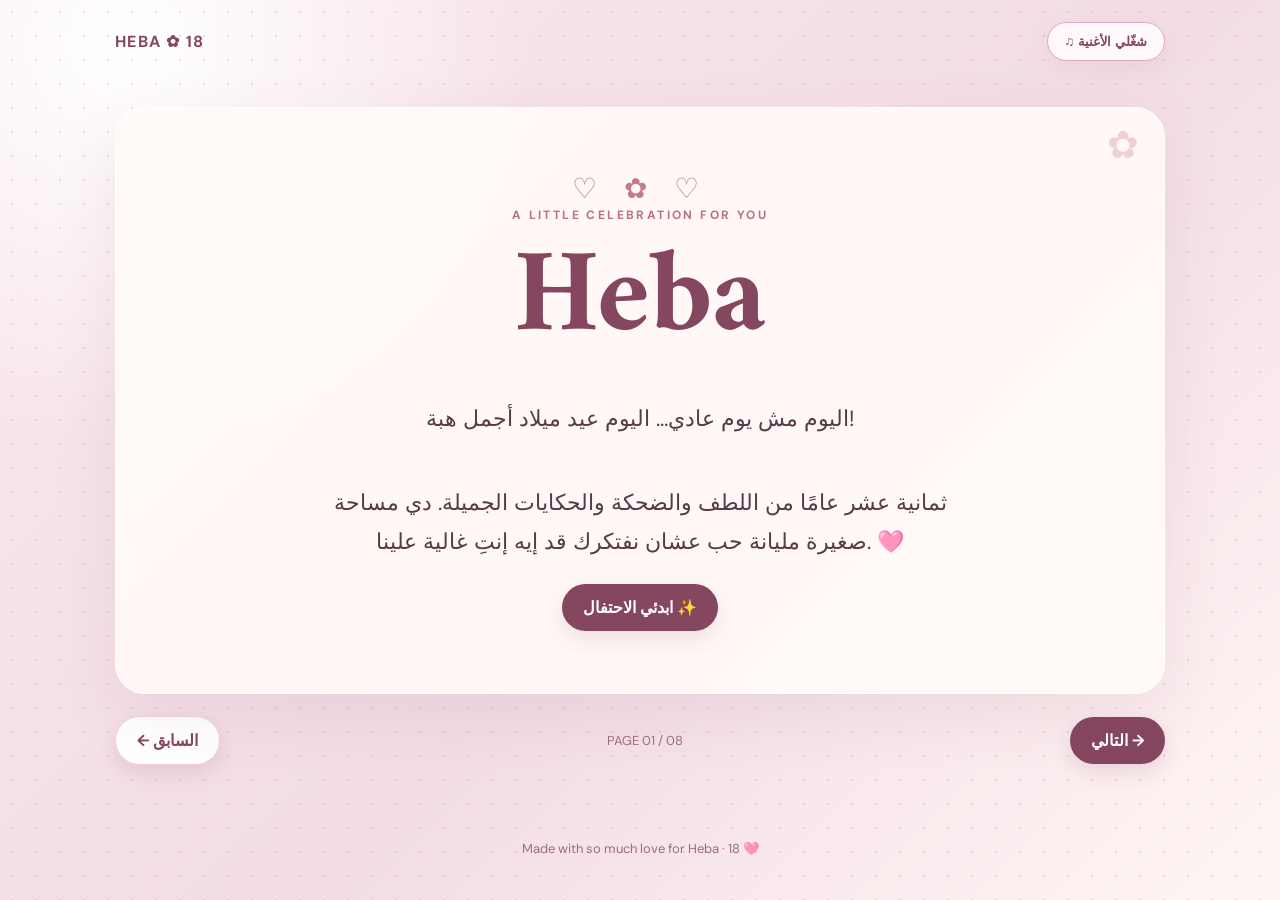
<file: index.html>
<!doctype html><html lang="ar"><head><meta charset="utf-8"><meta name="viewport" content="width=device-width, initial-scale=1"><title>Heba — 18th Birthday</title><link rel="stylesheet" href="style.css"></head><body><div class="wrap"><header class="top"><div class="brand">HEBA ✿ 18</div><button class="music" id="musicToggle" type="button">♫ شغّلي الأغنية</button></header><main><section class="panel hero"><div class="heart">♡ ✿ ♡</div><div class="eyebrow">A little celebration for you</div><h1>Heba</h1><p>اليوم مش يوم عادي… اليوم عيد ميلاد أجمل هبة!</p><p>ثمانية عشر عامًا من اللطف والضحكة والحكايات الجميلة. دي مساحة صغيرة مليانة حب عشان نفتكرك قد إيه إنتِ غالية علينا. 🩷</p><a class="btn" href="page2.html">ابدئي الاحتفال ✨</a></section><nav class="nav"><a class="btn secondary" href="index.html">← السابق</a><span class="page-count">PAGE 01 / 08</span><a class="btn" href="page2.html">التالي →</a></nav></main><footer class="footer">Made with so much love for Heba · 18 🩷</footer></div><audio id="birthdaySong" src="assets/heba-song.mp3" preload="none"></audio><script src="script.js"></script></body></html>
</file>
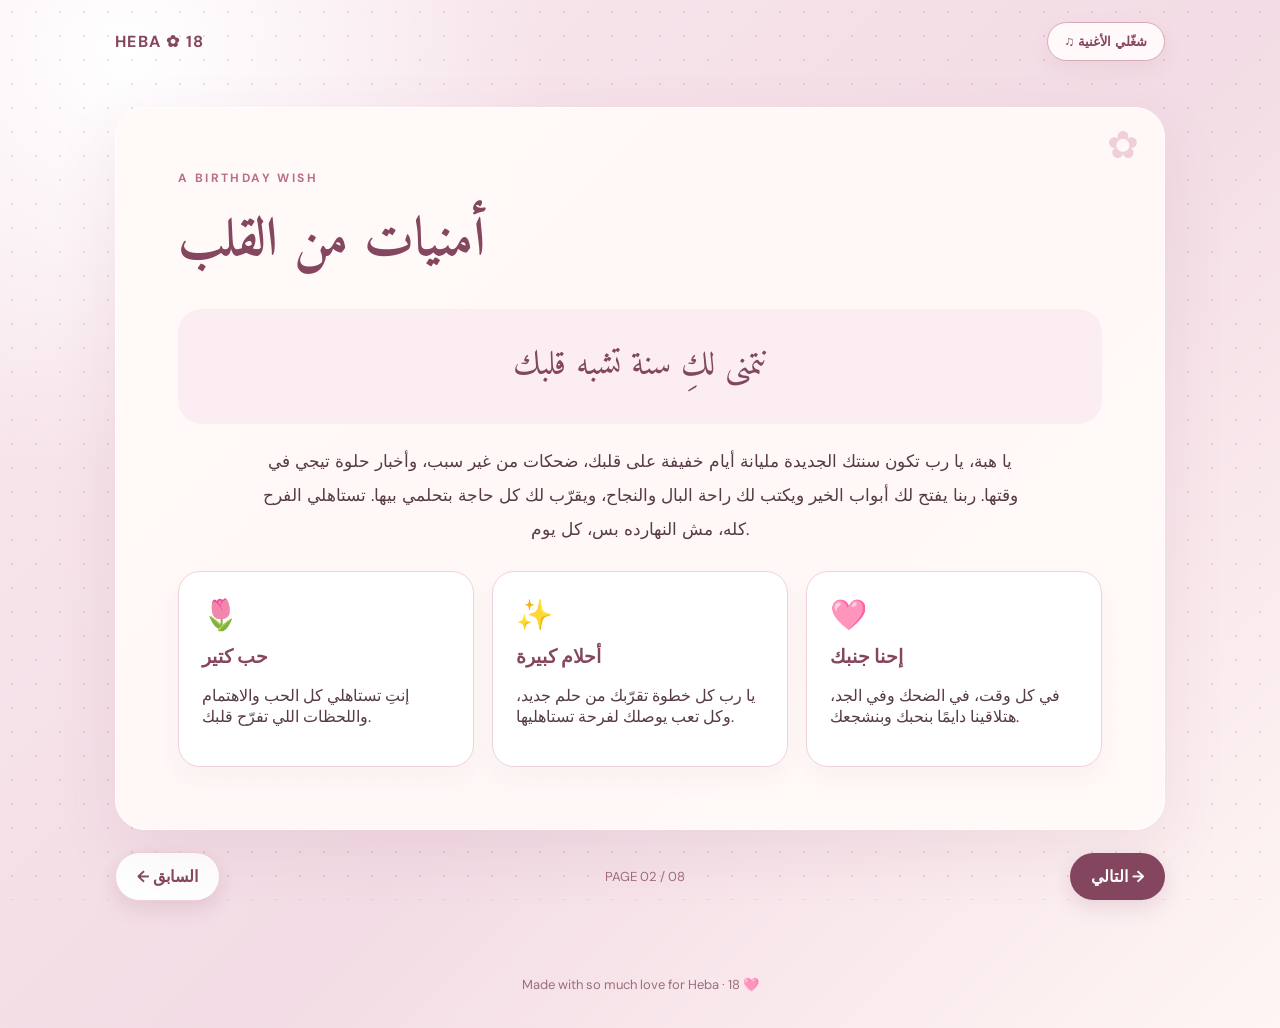
<file: page2.html>
<!doctype html><html lang="ar"><head><meta charset="utf-8"><meta name="viewport" content="width=device-width, initial-scale=1"><title>Heba — 18th Birthday</title><link rel="stylesheet" href="style.css"></head><body><div class="wrap"><header class="top"><div class="brand">HEBA ✿ 18</div><button class="music" id="musicToggle" type="button">♫ شغّلي الأغنية</button></header><main><section class="panel"><div class="eyebrow">A birthday wish</div><h2 class="section-title">أمنيات من القلب</h2><div class="quote">نتمنى لكِ سنة تشبه قلبك</div><div class="copy center"><p>يا هبة، يا رب تكون سنتك الجديدة مليانة أيام خفيفة على قلبك، ضحكات من غير سبب، وأخبار حلوة تيجي في وقتها. ربنا يفتح لك أبواب الخير ويكتب لك راحة البال والنجاح، ويقرّب لك كل حاجة بتحلمي بيها. تستاهلي الفرح كله، مش النهارده بس، كل يوم.</p></div><div class="grid"><div class="tile"><div class="symbol">🌷</div><h3>حب كتير</h3><p>إنتِ تستاهلي كل الحب والاهتمام واللحظات اللي تفرّح قلبك.</p></div><div class="tile"><div class="symbol">✨</div><h3>أحلام كبيرة</h3><p>يا رب كل خطوة تقرّبك من حلم جديد، وكل تعب يوصلك لفرحة تستاهليها.</p></div><div class="tile"><div class="symbol">🩷</div><h3>إحنا جنبك</h3><p>في كل وقت، في الضحك وفي الجد، هتلاقينا دايمًا بنحبك وبنشجعك.</p></div></div></section><nav class="nav"><a class="btn secondary" href="index.html">← السابق</a><span class="page-count">PAGE 02 / 08</span><a class="btn" href="page3.html">التالي →</a></nav></main><footer class="footer">Made with so much love for Heba · 18 🩷</footer></div><audio id="birthdaySong" src="assets/heba-song.mp3" preload="none"></audio><script src="script.js"></script></body></html>
</file>
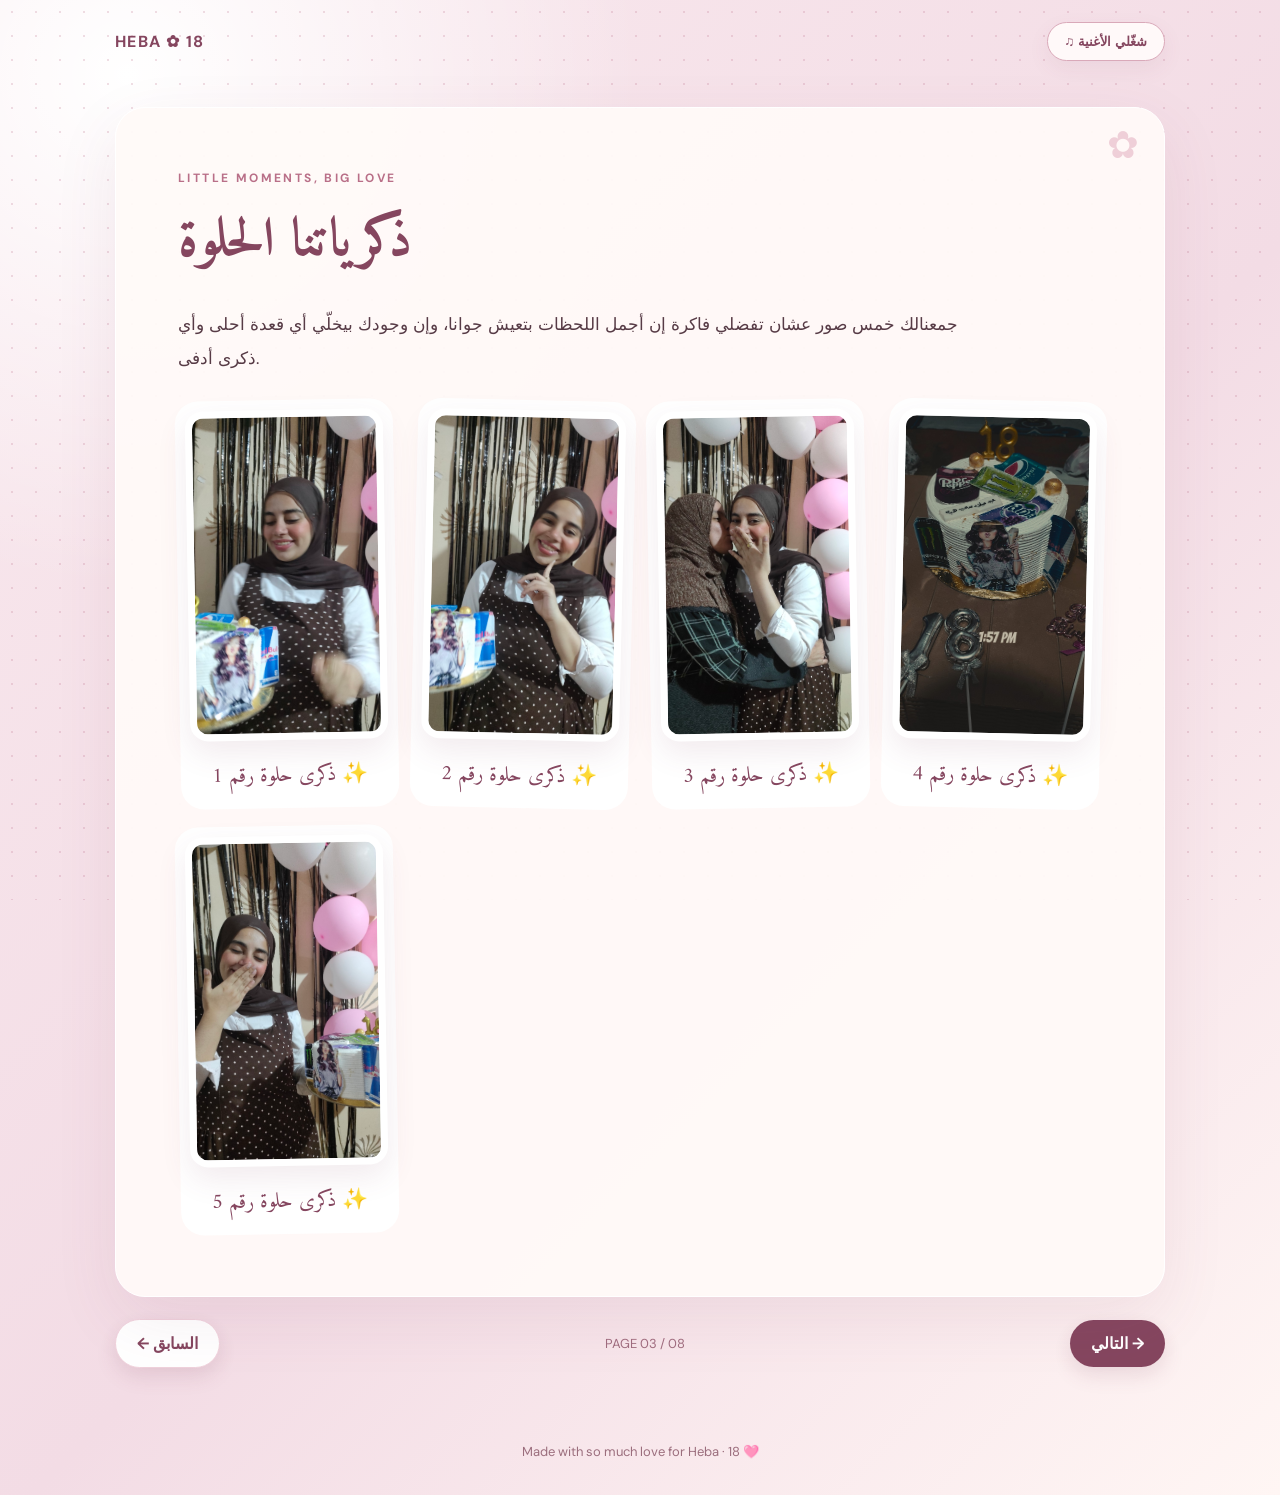
<file: page3.html>
<!doctype html><html lang="ar"><head><meta charset="utf-8"><meta name="viewport" content="width=device-width, initial-scale=1"><title>Heba — 18th Birthday</title><link rel="stylesheet" href="style.css"></head><body><div class="wrap"><header class="top"><div class="brand">HEBA ✿ 18</div><button class="music" id="musicToggle" type="button">♫ شغّلي الأغنية</button></header><main><section class="panel"><div class="eyebrow">Little moments, big love</div><h2 class="section-title">ذكرياتنا الحلوة</h2><p class="copy">جمعنالك خمس صور عشان تفضلي فاكرة إن أجمل اللحظات بتعيش جوانا، وإن وجودك بيخلّي أي قعدة أحلى وأي ذكرى أدفى.</p><div class="grid"><div class="photo-card"><img class="photo" src="assets/heba-photo-1.jpg" alt="Heba memory 1"><div class="caption">ذكرى حلوة رقم 1 ✨</div></div><div class="photo-card"><img class="photo" src="assets/heba-photo-2.jpg" alt="Heba memory 2"><div class="caption">ذكرى حلوة رقم 2 ✨</div></div><div class="photo-card"><img class="photo" src="assets/heba-photo-3.jpg" alt="Heba memory 3"><div class="caption">ذكرى حلوة رقم 3 ✨</div></div><div class="photo-card"><img class="photo" src="assets/heba-photo-4.jpg" alt="Heba memory 4"><div class="caption">ذكرى حلوة رقم 4 ✨</div></div><div class="photo-card"><img class="photo" src="assets/heba-photo-5.jpg" alt="Heba memory 5"><div class="caption">ذكرى حلوة رقم 5 ✨</div></div></div></section><nav class="nav"><a class="btn secondary" href="page2.html">← السابق</a><span class="page-count">PAGE 03 / 08</span><a class="btn" href="page4.html">التالي →</a></nav></main><footer class="footer">Made with so much love for Heba · 18 🩷</footer></div><audio id="birthdaySong" src="assets/heba-song.mp3" preload="none"></audio><script src="script.js"></script></body></html>
</file>
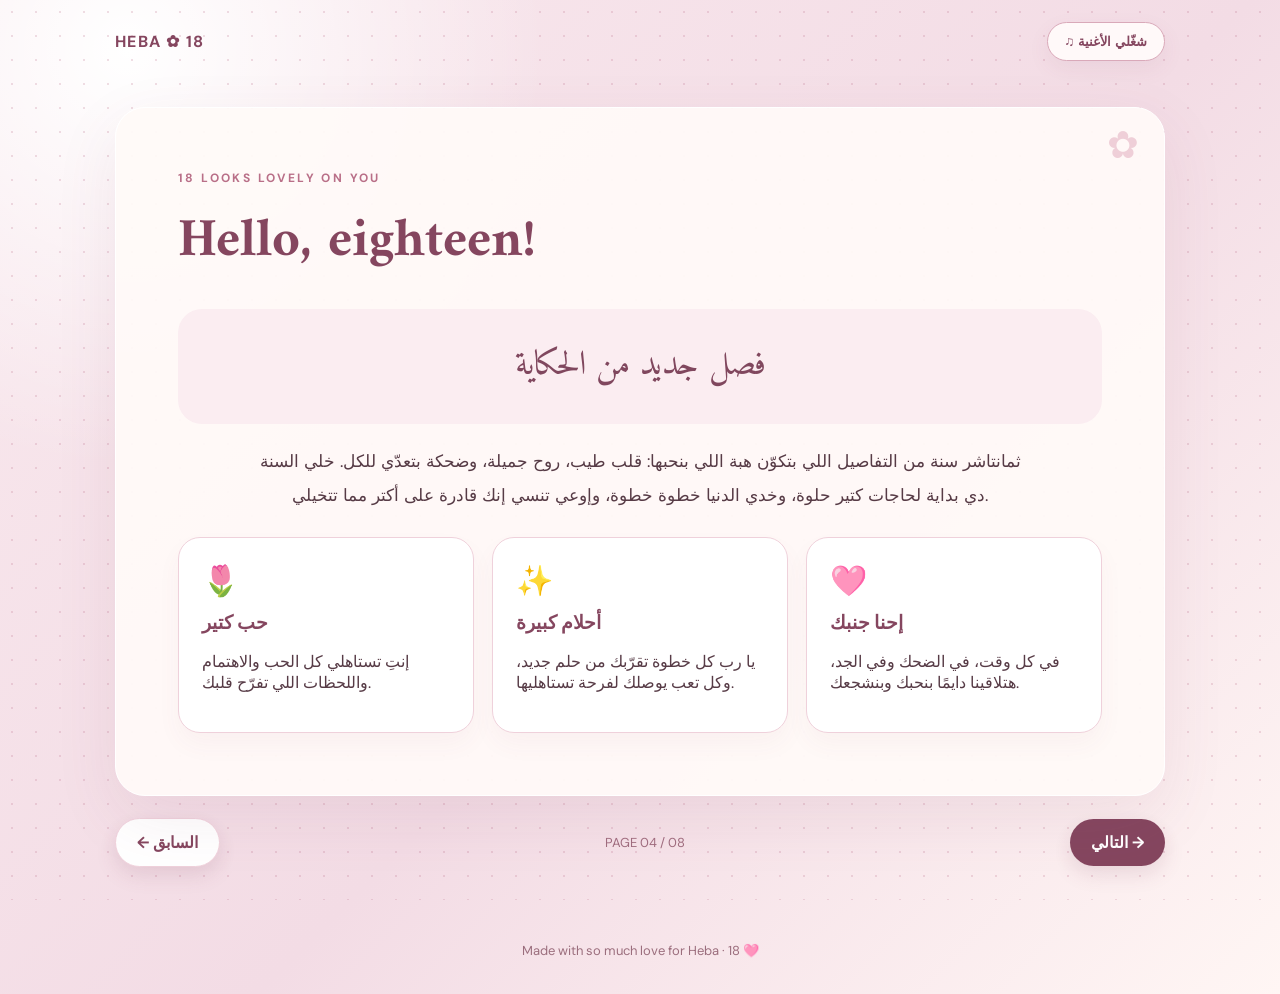
<file: page4.html>
<!doctype html><html lang="ar"><head><meta charset="utf-8"><meta name="viewport" content="width=device-width, initial-scale=1"><title>Heba — 18th Birthday</title><link rel="stylesheet" href="style.css"></head><body><div class="wrap"><header class="top"><div class="brand">HEBA ✿ 18</div><button class="music" id="musicToggle" type="button">♫ شغّلي الأغنية</button></header><main><section class="panel"><div class="eyebrow">18 looks lovely on you</div><h2 class="section-title">Hello, eighteen!</h2><div class="quote">فصل جديد من الحكاية</div><div class="copy center"><p>ثمانتاشر سنة من التفاصيل اللي بتكوّن هبة اللي بنحبها: قلب طيب، روح جميلة، وضحكة بتعدّي للكل. خلي السنة دي بداية لحاجات كتير حلوة، وخدي الدنيا خطوة خطوة، وإوعي تنسي إنك قادرة على أكتر مما تتخيلي.</p></div><div class="grid"><div class="tile"><div class="symbol">🌷</div><h3>حب كتير</h3><p>إنتِ تستاهلي كل الحب والاهتمام واللحظات اللي تفرّح قلبك.</p></div><div class="tile"><div class="symbol">✨</div><h3>أحلام كبيرة</h3><p>يا رب كل خطوة تقرّبك من حلم جديد، وكل تعب يوصلك لفرحة تستاهليها.</p></div><div class="tile"><div class="symbol">🩷</div><h3>إحنا جنبك</h3><p>في كل وقت، في الضحك وفي الجد، هتلاقينا دايمًا بنحبك وبنشجعك.</p></div></div></section><nav class="nav"><a class="btn secondary" href="page3.html">← السابق</a><span class="page-count">PAGE 04 / 08</span><a class="btn" href="page5.html">التالي →</a></nav></main><footer class="footer">Made with so much love for Heba · 18 🩷</footer></div><audio id="birthdaySong" src="assets/heba-song.mp3" preload="none"></audio><script src="script.js"></script></body></html>
</file>
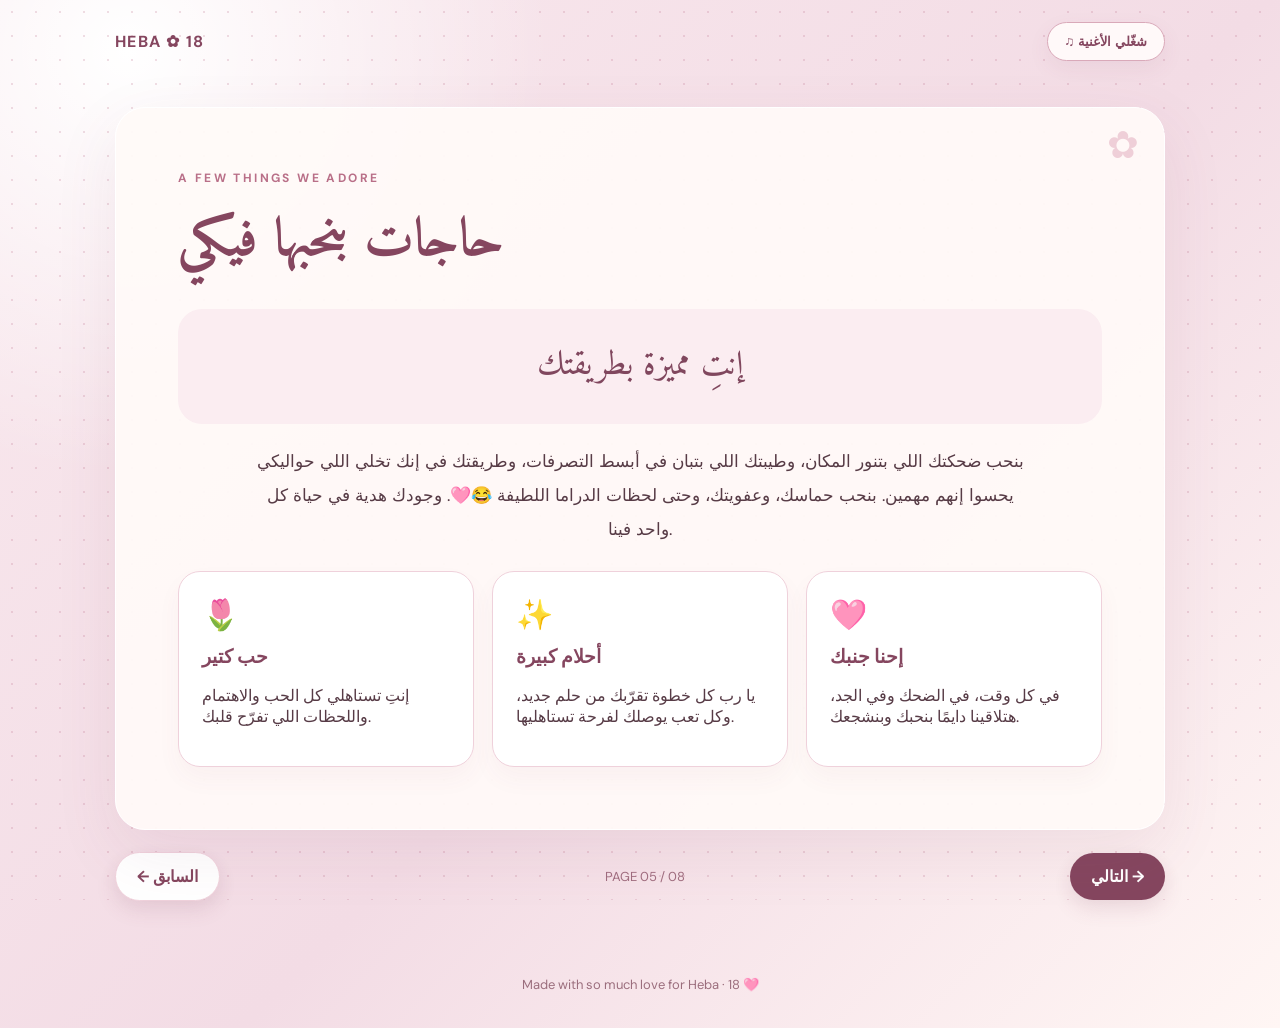
<file: page5.html>
<!doctype html><html lang="ar"><head><meta charset="utf-8"><meta name="viewport" content="width=device-width, initial-scale=1"><title>Heba — 18th Birthday</title><link rel="stylesheet" href="style.css"></head><body><div class="wrap"><header class="top"><div class="brand">HEBA ✿ 18</div><button class="music" id="musicToggle" type="button">♫ شغّلي الأغنية</button></header><main><section class="panel"><div class="eyebrow">A few things we adore</div><h2 class="section-title">حاجات بنحبها فيكي</h2><div class="quote">إنتِ مميزة بطريقتك</div><div class="copy center"><p>بنحب ضحكتك اللي بتنور المكان، وطيبتك اللي بتبان في أبسط التصرفات، وطريقتك في إنك تخلي اللي حواليكي يحسوا إنهم مهمين. بنحب حماسك، وعفويتك، وحتى لحظات الدراما اللطيفة 😂🩷. وجودك هدية في حياة كل واحد فينا.</p></div><div class="grid"><div class="tile"><div class="symbol">🌷</div><h3>حب كتير</h3><p>إنتِ تستاهلي كل الحب والاهتمام واللحظات اللي تفرّح قلبك.</p></div><div class="tile"><div class="symbol">✨</div><h3>أحلام كبيرة</h3><p>يا رب كل خطوة تقرّبك من حلم جديد، وكل تعب يوصلك لفرحة تستاهليها.</p></div><div class="tile"><div class="symbol">🩷</div><h3>إحنا جنبك</h3><p>في كل وقت، في الضحك وفي الجد، هتلاقينا دايمًا بنحبك وبنشجعك.</p></div></div></section><nav class="nav"><a class="btn secondary" href="page4.html">← السابق</a><span class="page-count">PAGE 05 / 08</span><a class="btn" href="page6.html">التالي →</a></nav></main><footer class="footer">Made with so much love for Heba · 18 🩷</footer></div><audio id="birthdaySong" src="assets/heba-song.mp3" preload="none"></audio><script src="script.js"></script></body></html>
</file>
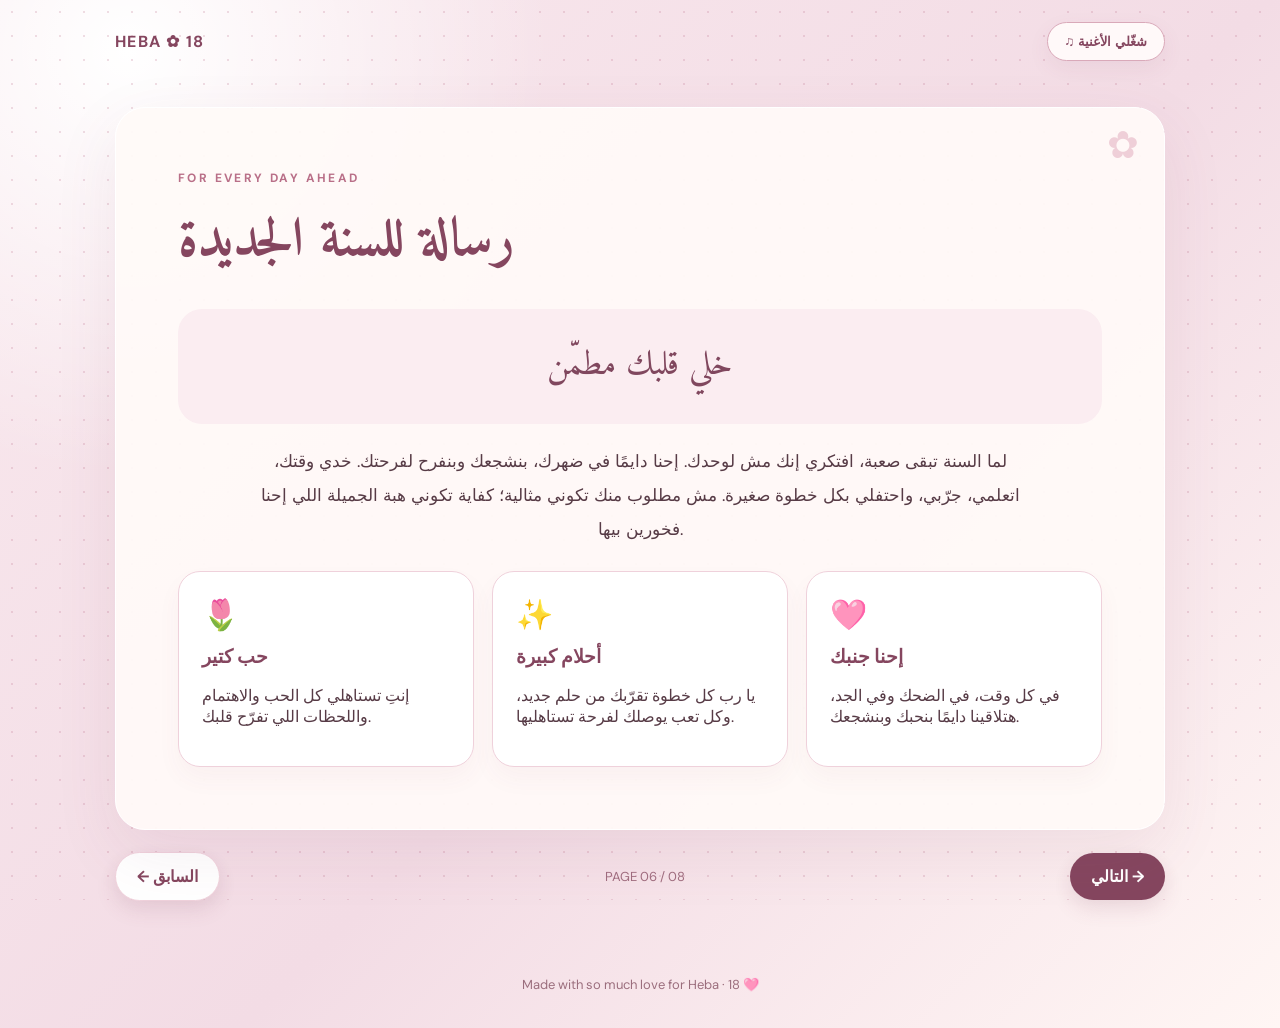
<file: page6.html>
<!doctype html><html lang="ar"><head><meta charset="utf-8"><meta name="viewport" content="width=device-width, initial-scale=1"><title>Heba — 18th Birthday</title><link rel="stylesheet" href="style.css"></head><body><div class="wrap"><header class="top"><div class="brand">HEBA ✿ 18</div><button class="music" id="musicToggle" type="button">♫ شغّلي الأغنية</button></header><main><section class="panel"><div class="eyebrow">For every day ahead</div><h2 class="section-title">رسالة للسنة الجديدة</h2><div class="quote">خلي قلبك مطمّن</div><div class="copy center"><p>لما السنة تبقى صعبة، افتكري إنك مش لوحدك. إحنا دايمًا في ضهرك، بنشجعك وبنفرح لفرحتك. خدي وقتك، اتعلمي، جرّبي، واحتفلي بكل خطوة صغيرة. مش مطلوب منك تكوني مثالية؛ كفاية تكوني هبة الجميلة اللي إحنا فخورين بيها.</p></div><div class="grid"><div class="tile"><div class="symbol">🌷</div><h3>حب كتير</h3><p>إنتِ تستاهلي كل الحب والاهتمام واللحظات اللي تفرّح قلبك.</p></div><div class="tile"><div class="symbol">✨</div><h3>أحلام كبيرة</h3><p>يا رب كل خطوة تقرّبك من حلم جديد، وكل تعب يوصلك لفرحة تستاهليها.</p></div><div class="tile"><div class="symbol">🩷</div><h3>إحنا جنبك</h3><p>في كل وقت، في الضحك وفي الجد، هتلاقينا دايمًا بنحبك وبنشجعك.</p></div></div></section><nav class="nav"><a class="btn secondary" href="page5.html">← السابق</a><span class="page-count">PAGE 06 / 08</span><a class="btn" href="page7.html">التالي →</a></nav></main><footer class="footer">Made with so much love for Heba · 18 🩷</footer></div><audio id="birthdaySong" src="assets/heba-song.mp3" preload="none"></audio><script src="script.js"></script></body></html>
</file>
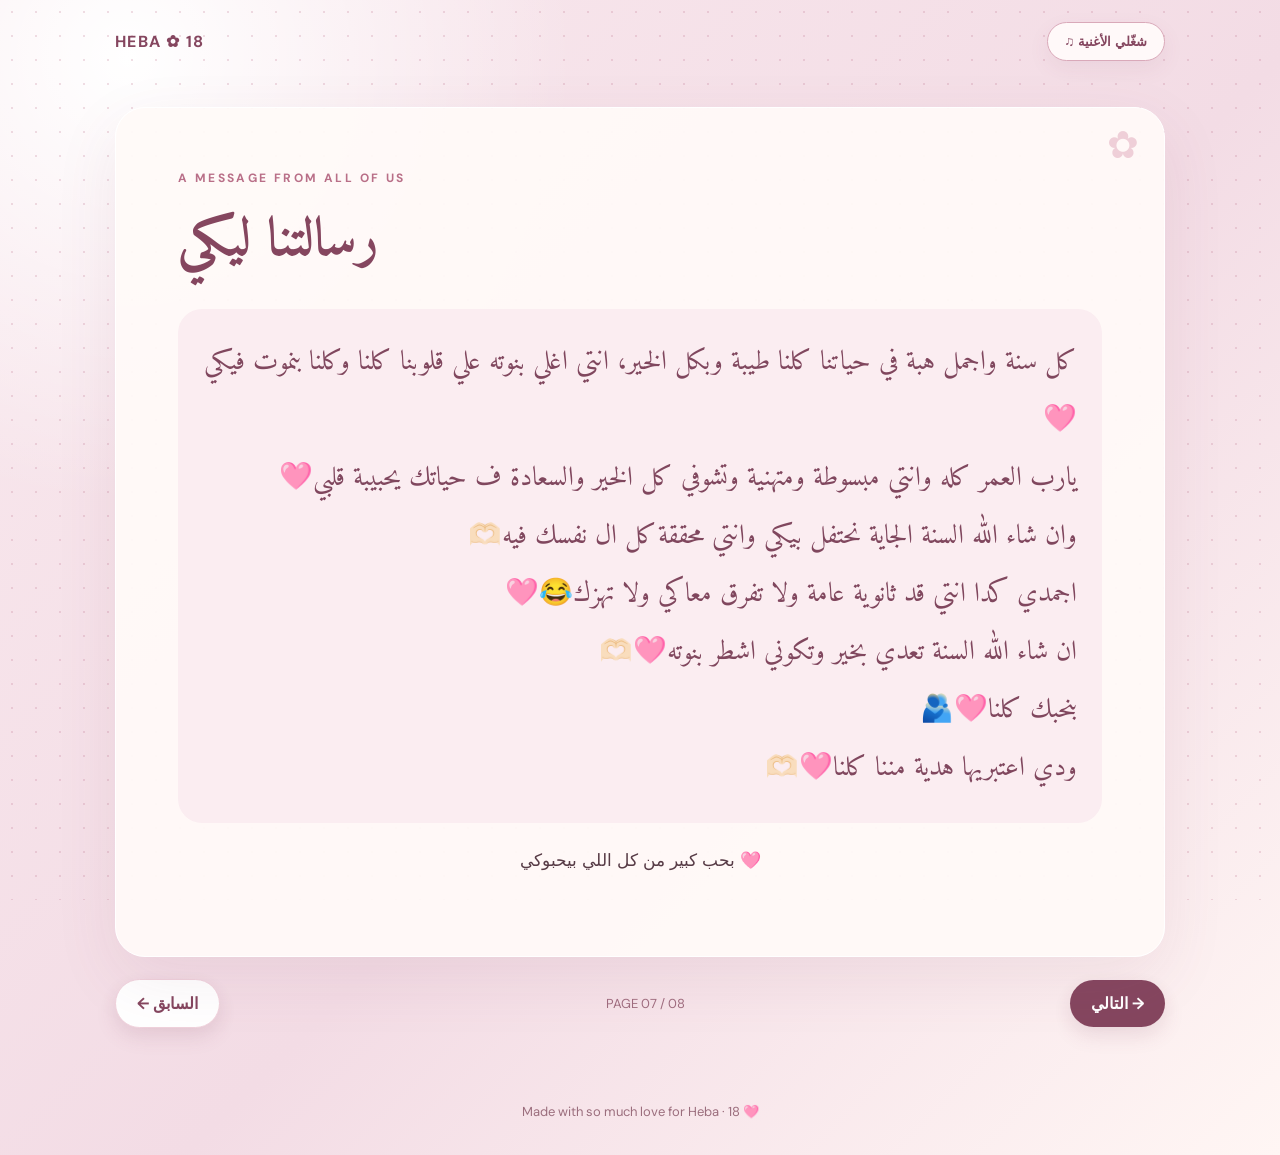
<file: page7.html>
<!doctype html><html lang="ar"><head><meta charset="utf-8"><meta name="viewport" content="width=device-width, initial-scale=1"><title>Heba — 18th Birthday</title><link rel="stylesheet" href="style.css"></head><body><div class="wrap"><header class="top"><div class="brand">HEBA ✿ 18</div><button class="music" id="musicToggle" type="button">♫ شغّلي الأغنية</button></header><main><section class="panel"><div class="eyebrow">A message from all of us</div><h2 class="section-title">رسالتنا ليكي</h2><div class="quote letter">كل سنة واجمل هبة في حياتنا كلنا طيبة وبكل الخير، انتي اغلي بنوته علي قلوبنا كلنا وكلنا بنموت فيكي 🩷
يارب العمر كله وانتي مبسوطة ومتهنية وتشوفي كل الخير والسعادة ف حياتك يحبيبة قلبي🩷
وان شاء الله السنة الجاية نحتفل بيكي وانتي محققة كل ال نفسك فيه🫶🏻
اجمدي كدا انتي قد ثانوية عامة ولا تفرق معاكي ولا تهزك😂🩷
ان شاء الله السنة تعدي بخير وتكوني اشطر بنوته🩷🫶🏻
بنحبك كلنا🩷🫂
ودي اعتبريها هدية مننا كلنا🩷🫶🏻</div><p class="copy center">بحب كبير من كل اللي بيحبوكي 🩷</p></section><nav class="nav"><a class="btn secondary" href="page6.html">← السابق</a><span class="page-count">PAGE 07 / 08</span><a class="btn" href="page8.html">التالي →</a></nav></main><footer class="footer">Made with so much love for Heba · 18 🩷</footer></div><audio id="birthdaySong" src="assets/heba-song.mp3" preload="none"></audio><script src="script.js"></script></body></html>
</file>
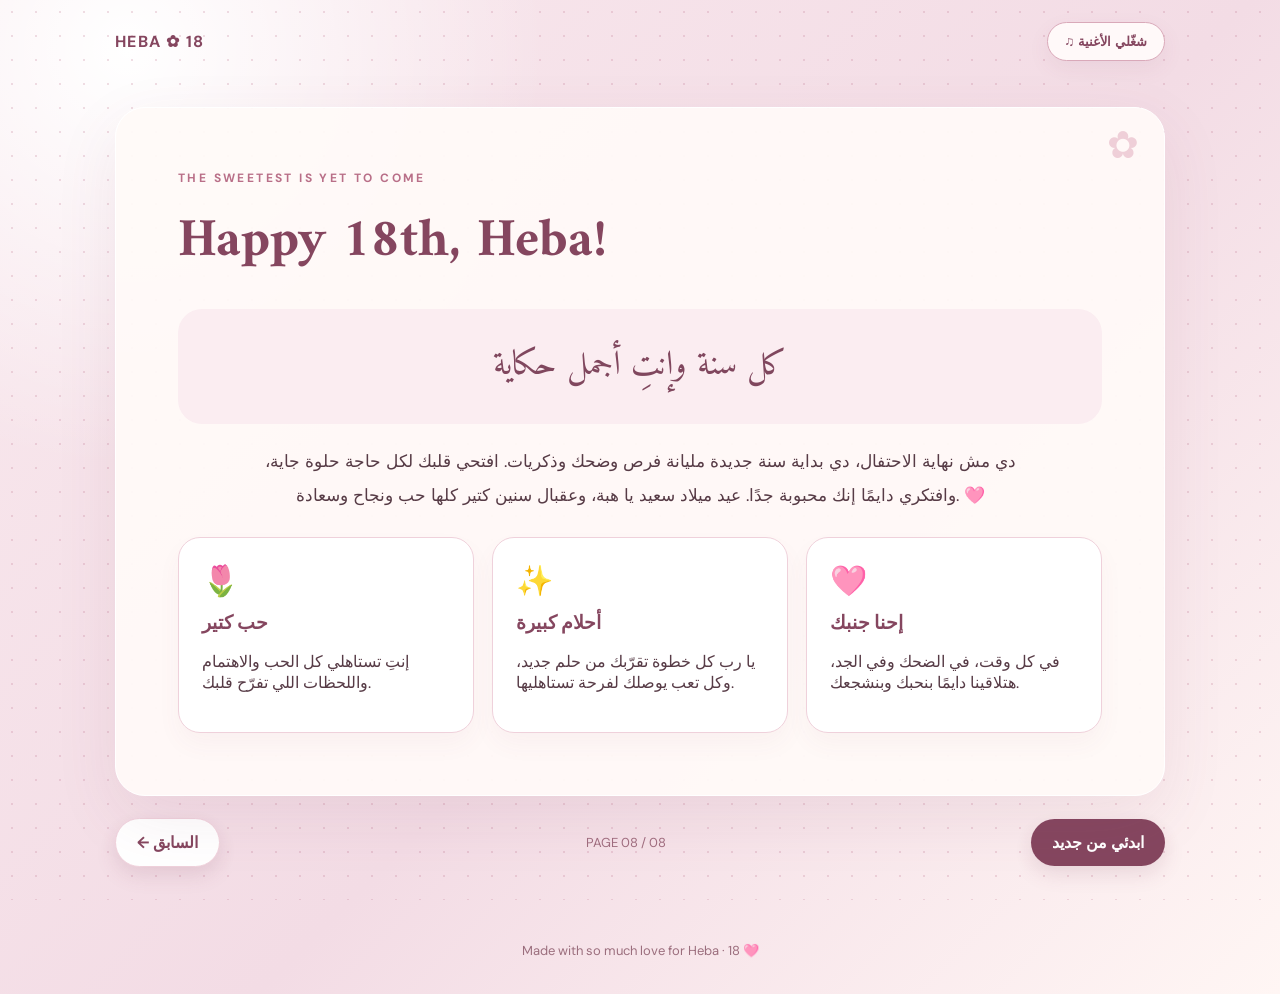
<file: page8.html>
<!doctype html><html lang="ar"><head><meta charset="utf-8"><meta name="viewport" content="width=device-width, initial-scale=1"><title>Heba — 18th Birthday</title><link rel="stylesheet" href="style.css"></head><body><div class="wrap"><header class="top"><div class="brand">HEBA ✿ 18</div><button class="music" id="musicToggle" type="button">♫ شغّلي الأغنية</button></header><main><section class="panel"><div class="eyebrow">The sweetest is yet to come</div><h2 class="section-title">Happy 18th, Heba!</h2><div class="quote">كل سنة وإنتِ أجمل حكاية</div><div class="copy center"><p>دي مش نهاية الاحتفال، دي بداية سنة جديدة مليانة فرص وضحك وذكريات. افتحي قلبك لكل حاجة حلوة جاية، وافتكري دايمًا إنك محبوبة جدًا. عيد ميلاد سعيد يا هبة، وعقبال سنين كتير كلها حب ونجاح وسعادة. 🩷</p></div><div class="grid"><div class="tile"><div class="symbol">🌷</div><h3>حب كتير</h3><p>إنتِ تستاهلي كل الحب والاهتمام واللحظات اللي تفرّح قلبك.</p></div><div class="tile"><div class="symbol">✨</div><h3>أحلام كبيرة</h3><p>يا رب كل خطوة تقرّبك من حلم جديد، وكل تعب يوصلك لفرحة تستاهليها.</p></div><div class="tile"><div class="symbol">🩷</div><h3>إحنا جنبك</h3><p>في كل وقت، في الضحك وفي الجد، هتلاقينا دايمًا بنحبك وبنشجعك.</p></div></div></section><nav class="nav"><a class="btn secondary" href="page7.html">← السابق</a><span class="page-count">PAGE 08 / 08</span><a class="btn" href="index.html">ابدئي من جديد</a></nav></main><footer class="footer">Made with so much love for Heba · 18 🩷</footer></div><audio id="birthdaySong" src="assets/heba-song.mp3" preload="none"></audio><script src="script.js"></script></body></html>
</file>
<file: style.css>
@import url('https://fonts.googleapis.com/css2?family=Amiri:wght@400;700&family=DM+Sans:wght@400;500;600;700&display=swap');
:root{--rose:#b96f88;--deep:#85465f;--blush:#f8e8ed;--cream:#fffaf8;--ink:#573b46;--line:#efd1db}
*{box-sizing:border-box}html{scroll-behavior:smooth}body{margin:0;background:radial-gradient(circle at 10% 5%,#fff 0,transparent 28%),linear-gradient(135deg,#f9e9ee,#f3dce5 55%,#fff6f4);color:var(--ink);font-family:'DM Sans',sans-serif;min-height:100vh}
body:before{content:"";position:fixed;inset:0;pointer-events:none;opacity:.22;background-image:radial-gradient(#b96f88 1px,transparent 1px);background-size:24px 24px}
.wrap{width:min(1050px,92%);margin:auto;position:relative}.top{display:flex;justify-content:space-between;align-items:center;padding:22px 0;gap:12px}.brand{font-weight:700;letter-spacing:.08em;color:var(--deep)}.music{border:1px solid #d9a9b9;background:#fff9f9;color:var(--deep);border-radius:30px;padding:11px 17px;font-weight:700;cursor:pointer;box-shadow:0 8px 22px #85465f12}.music:hover,.btn:hover{transform:translateY(-2px)}
main{padding:24px 0 50px}.panel{background:#fffaf8eF;border:1px solid #fff;box-shadow:0 22px 65px #85465f17;border-radius:30px;padding:clamp(25px,6vw,62px);position:relative;overflow:hidden}.panel:after{content:"✿";position:absolute;right:25px;top:12px;color:#e8bdca;font-size:38px;opacity:.7}
.eyebrow{text-transform:uppercase;letter-spacing:.2em;font-size:12px;color:var(--rose);font-weight:700}.hero{text-align:center;min-height:460px;display:flex;flex-direction:column;align-items:center;justify-content:center}.hero h1{font-family:'Amiri',serif;font-size:clamp(64px,13vw,118px);line-height:1;margin:18px 0;color:var(--deep);font-weight:700}.hero p{font-size:clamp(17px,3vw,22px);line-height:1.8;max-width:650px}.heart{font-size:28px;color:#c47b92;letter-spacing:10px}.section-title{font-family:'Amiri',serif;font-size:clamp(34px,6vw,54px);color:var(--deep);margin:8px 0 18px}.copy{font-size:17px;line-height:2;max-width:780px}.copy p{margin:0 0 15px}.center{text-align:center;margin-left:auto;margin-right:auto}
.grid{display:grid;grid-template-columns:repeat(auto-fit,minmax(210px,1fr));gap:18px;margin-top:25px}.tile{background:#fff;border:1px solid var(--line);border-radius:22px;padding:23px;box-shadow:0 12px 25px #85465f0b}.tile .symbol{font-size:30px}.tile h3{color:var(--deep);margin:10px 0}.photo{width:100%;height:330px;object-fit:cover;border-radius:18px;background:#f4dfe6;border:7px solid white;box-shadow:0 12px 30px #85465f1b}.photo-card{padding:10px;background:#fff;border-radius:23px;transform:rotate(-1deg)}.photo-card:nth-child(even){transform:rotate(1.3deg)}.caption{text-align:center;font-family:'Amiri',serif;font-size:21px;color:var(--deep);padding:12px 4px 4px}
.quote{font-family:'Amiri',serif;font-size:clamp(24px,4vw,34px);line-height:1.9;color:#80475e;text-align:center;background:#fbedf1;border-radius:24px;padding:25px;margin:20px 0}
.nav{display:flex;justify-content:space-between;align-items:center;gap:12px;margin-top:22px}.btn{display:inline-flex;align-items:center;justify-content:center;text-decoration:none;background:var(--deep);color:white;padding:13px 21px;border-radius:30px;font-weight:700;transition:.2s;box-shadow:0 8px 20px #85465f25}.btn.secondary{background:#fff;color:var(--deep);border:1px solid var(--line)}.page-count{font-size:13px;color:#a06d7f}.letter{direction:rtl;text-align:right;font-family:'Amiri',serif;font-size:clamp(21px,3vw,27px);line-height:2.15;white-space:pre-line}.footer{text-align:center;padding:25px 0 35px;color:#9b6e7d;font-size:13px}
@media(max-width:600px){.top{padding:15px 0}.panel{border-radius:23px}.photo{height:280px}.nav .btn{padding:12px 16px;font-size:14px}.hero{min-height:390px}}
</file>
